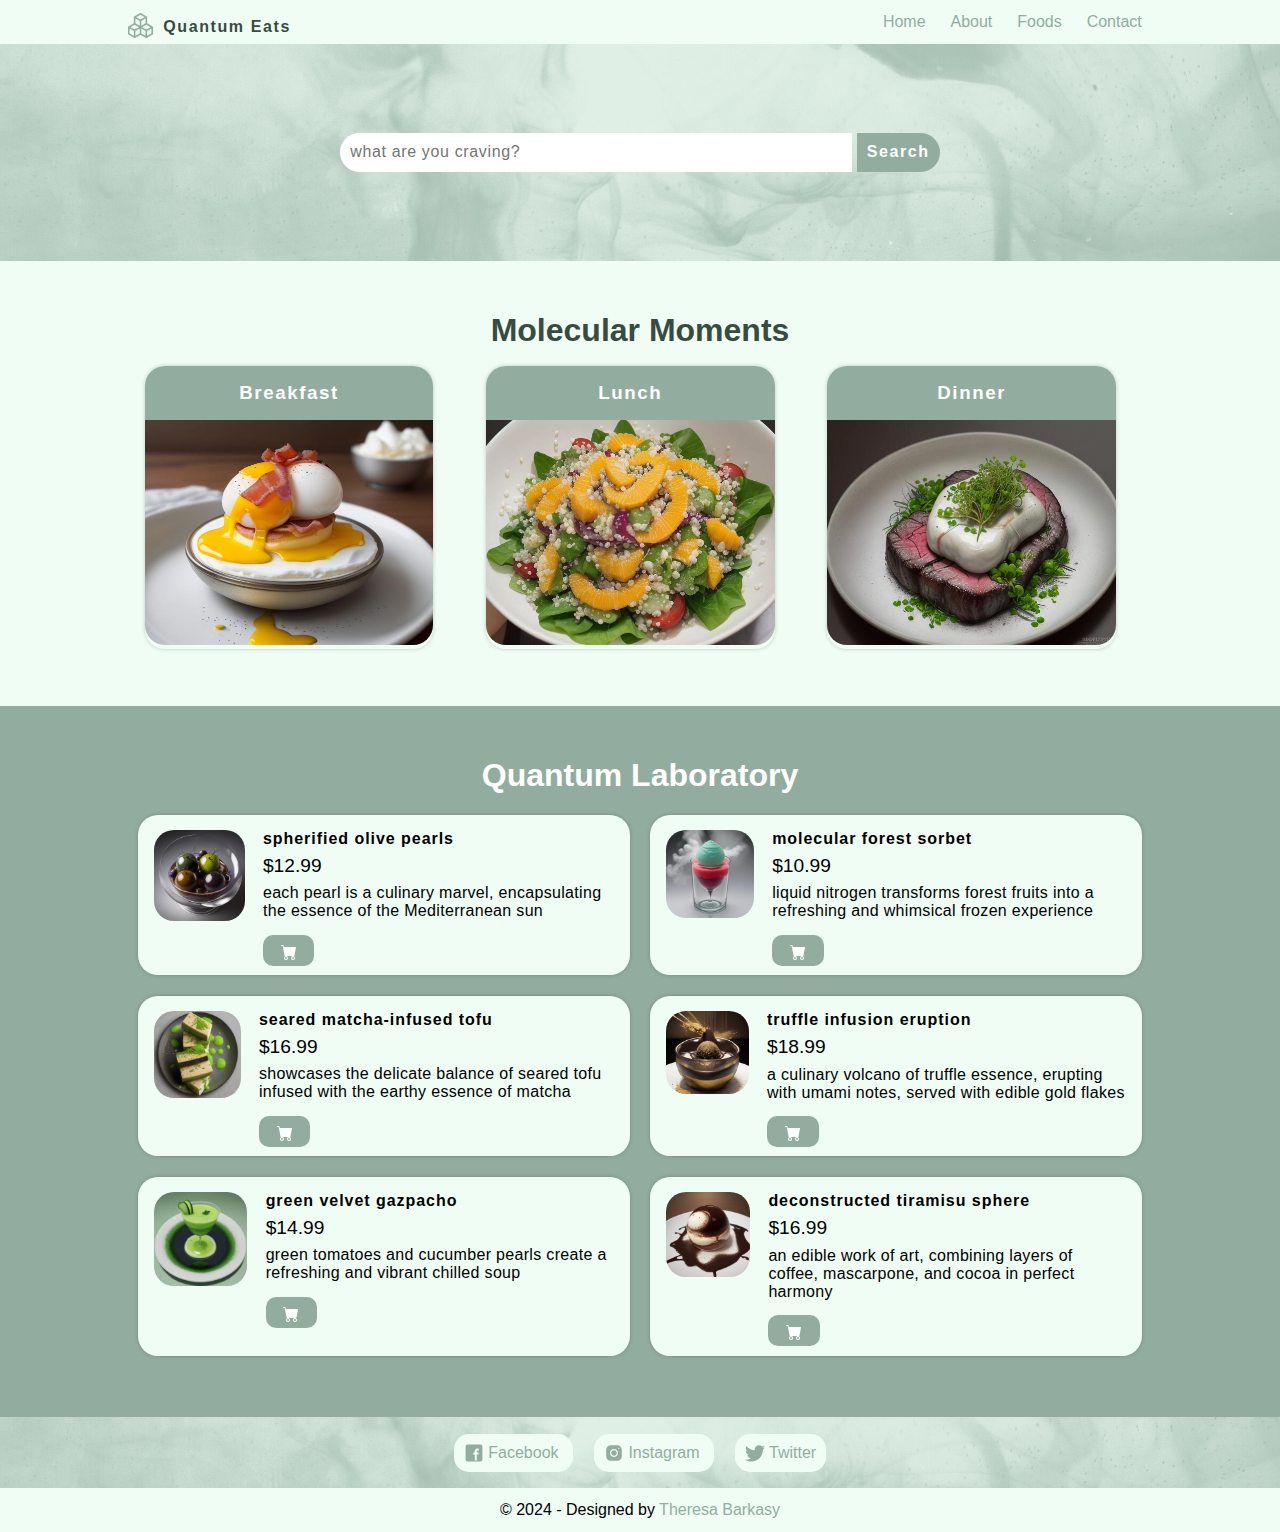
<file: index.html>
<!DOCTYPE html>
<html lang="en">
<head>
    <meta charset="UTF-8">
    <meta name="viewport" content="width=device-width, initial-scale=1.0">
    <link rel="icon" type="image/png" href="images/boxes.svg" alt="Quantum Eats logo"/>
    <title>Quantum Eats</title>
    <link rel="stylesheet" type="text/css" href="css/styles.css"/>
</head>
<body>
    <!-- Navbar Section Start -->
    <section class="navbar">
        <div class="container">
            <div class="logo">
                <img class="navbar-logo" src="images/boxes.svg" alt="Quantum Eats logo" />
                <a class="navbar-title" href="#">Quantum Eats</a>
            </div>
            <div class="nav-menu text-right">
                <ul>
                    <li>
                        <a href="#" class="linktext">Home</a>
                    </li>
                    <li>
                        <a href="#" class="linktext">About</a>
                    </li>
                    <li>
                        <a href="#" class="linktext">Foods</a>
                    </li>
                    <li>
                        <a href="#" class="linktext">Contact</a>
                    </li>
                </ul>
            </div>
        </div>
    </section>
    <!-- Navbar End -->
    <!--  Search Start -->
    <section class="search text-center">
        <div class="container">
            <form action="">
                <input type="search" name="search" id="search" placeholder="what are you craving?">
                <input type="submit" value="Search" class="search-button button-primary button" />
            </form>
        </div>
    </section>
    <!-- Search End -->
    <!-- Categories  Start -->
    <section class="categories">
        <div class="container">
            <h2 class="section-header text-center">Molecular Moments</h2>
            <div class="row blur">
                <a href="#" class="linkrow">
                    <div class="catcard shadow bigger">
                            <h3 class="card-title">Breakfast</h3>
                            <img src="images/molecular-benedict-spheres.jpg" alt="breakfast" class="img-responsive cat-img" />
                    </div>
                </a>
                <a href="#" class="linkrow" >
                    <div class="catcard shadow bigger">
                        <h3 class="card-title">Lunch</h3>
                        <img src="images/quinoa-fusion-salad-cloud.jpg" alt="lunch" class="img-responsive cat-img" />
                    </div>
                </a>
                <a href="#" class="linkrow" >
                    <div class="catcard shadow bigger">
                        <h3 class="card-title">Dinner</h3>
                        <img src="images/galactic-gourmet-steak.jpg" alt="dinner" class="img-responsive cat-img" />
                    </div>
                </a>
            </div>
        </div>
    </section>
    <!-- Categories End -->
    <!-- Menu Start -->
    <section class="menu">
        <div class="container">
            <h2 class="section-header menu-header text-center">Quantum Laboratory</h2>
            <div class="row">
                <div class="menucard shadow">
                    <div class="menu-img">
                        <img src="images/spherified-olive-pearls.jpg" alt="spherified olive pearls" class="img-rounded">
                    </div>
                    <div class="menucard-right">
                        <h4 class="menu-item">spherified olive pearls</h4>
                        <p class="menu-price">$12.99</p>
                        <p class="menu-description">each pearl is a culinary marvel, encapsulating the essence of the Mediterranean sun</p>
                        <br />
                        <a href="#" class="button button-primary menu-button linktext">
                            <svg xmlns="http://www.w3.org/2000/svg" width="16" height="16" fill="currentColor" class="bi bi-cart-fill" viewBox="0 0 16 16">
                                <path d="M0 1.5A.5.5 0 0 1 .5 1H2a.5.5 0 0 1 .485.379L2.89 3H14.5a.5.5 0 0 1 .491.592l-1.5 8A.5.5 0 0 1 13 12H4a.5.5 0 0 1-.491-.408L2.01 3.607 1.61 2H.5a.5.5 0 0 1-.5-.5M5 12a2 2 0 1 0 0 4 2 2 0 0 0 0-4m7 0a2 2 0 1 0 0 4 2 2 0 0 0 0-4m-7 1a1 1 0 1 1 0 2 1 1 0 0 1 0-2m7 0a1 1 0 1 1 0 2 1 1 0 0 1 0-2"/>
                              </svg>
                        </a>
                    </div>
                </div>
                <div class="menucard shadow">
                    <div class="menu-img">
                        <img src="images/molecular-forest-sorbet.jpg" alt="molecular forest sorbet" class="img-rounded">
                    </div>
                    <div class="menucard-right">
                        <h4 class="menu-item">molecular forest sorbet</h4>
                        <p class="menu-price">$10.99</p>
                        <p class="menu-description">liquid nitrogen transforms forest fruits into a refreshing and whimsical frozen experience</p>
                        <br />
                        <a href="#" class="button button-primary menu-button linktext">
                            <svg xmlns="http://www.w3.org/2000/svg" width="16" height="16" fill="currentColor" class="bi bi-cart-fill" viewBox="0 0 16 16">
                                <path d="M0 1.5A.5.5 0 0 1 .5 1H2a.5.5 0 0 1 .485.379L2.89 3H14.5a.5.5 0 0 1 .491.592l-1.5 8A.5.5 0 0 1 13 12H4a.5.5 0 0 1-.491-.408L2.01 3.607 1.61 2H.5a.5.5 0 0 1-.5-.5M5 12a2 2 0 1 0 0 4 2 2 0 0 0 0-4m7 0a2 2 0 1 0 0 4 2 2 0 0 0 0-4m-7 1a1 1 0 1 1 0 2 1 1 0 0 1 0-2m7 0a1 1 0 1 1 0 2 1 1 0 0 1 0-2"/>
                              </svg>
                        </a>
                    </div>
                </div>
            </div>
            <div class="row">
                <div class="menucard shadow">
                    <div class="menu-img">
                        <img src="images/seared-matcha-infused-tofu.jpg" alt="seared matcha-infused tofu" class="img-rounded">
                    </div>
                    <div class="menucard-right">
                        <h4 class="menu-item">seared matcha-infused tofu</h4>
                        <p class="menu-price">$16.99</p>
                        <p class="menu-description">showcases the delicate balance of seared tofu infused with the earthy essence of matcha</p>
                        <br />
                        <a href="#" class="button button-primary menu-button linktext">
                            <svg xmlns="http://www.w3.org/2000/svg" width="16" height="16" fill="currentColor" class="bi bi-cart-fill" viewBox="0 0 16 16">
                                <path d="M0 1.5A.5.5 0 0 1 .5 1H2a.5.5 0 0 1 .485.379L2.89 3H14.5a.5.5 0 0 1 .491.592l-1.5 8A.5.5 0 0 1 13 12H4a.5.5 0 0 1-.491-.408L2.01 3.607 1.61 2H.5a.5.5 0 0 1-.5-.5M5 12a2 2 0 1 0 0 4 2 2 0 0 0 0-4m7 0a2 2 0 1 0 0 4 2 2 0 0 0 0-4m-7 1a1 1 0 1 1 0 2 1 1 0 0 1 0-2m7 0a1 1 0 1 1 0 2 1 1 0 0 1 0-2"/>
                            </svg>
                        </a>
                    </div>
                </div>
                <div class="menucard shadow">
                    <div class="menu-img">
                        <img src="images/truffle-infusion-eruption.jpg" alt="truffle infusion eruption" class="img-rounded">
                    </div>
                    <div class="menucard-right">
                        <h4 class="menu-item">truffle infusion eruption</h4>
                        <p class="menu-price">$18.99</p>
                        <p class="menu-description">a culinary volcano of truffle essence, erupting with umami notes, served with edible gold flakes</p>
                        <br />
                        <a href="#" class="button button-primary menu-button linktext">
                            <svg xmlns="http://www.w3.org/2000/svg" width="16" height="16" fill="currentColor" class="bi bi-cart-fill" viewBox="0 0 16 16">
                                <path d="M0 1.5A.5.5 0 0 1 .5 1H2a.5.5 0 0 1 .485.379L2.89 3H14.5a.5.5 0 0 1 .491.592l-1.5 8A.5.5 0 0 1 13 12H4a.5.5 0 0 1-.491-.408L2.01 3.607 1.61 2H.5a.5.5 0 0 1-.5-.5M5 12a2 2 0 1 0 0 4 2 2 0 0 0 0-4m7 0a2 2 0 1 0 0 4 2 2 0 0 0 0-4m-7 1a1 1 0 1 1 0 2 1 1 0 0 1 0-2m7 0a1 1 0 1 1 0 2 1 1 0 0 1 0-2"/>
                            </svg>
                        </a>
                    </div>
                </div>
            </div>
            <div class="row">
                <div class="menucard shadow">
                    <div class="menu-img">
                        <img src="images/green-velvet-gazpacho.jpg" alt="green velvet gazpacho" class="img-rounded">
                    </div>
                    <div class="menucard-right">
                        <h4 class="menu-item">green velvet gazpacho</h4>
                        <p class="menu-price">$14.99</p>
                        <p class="menu-description">green tomatoes and cucumber pearls create a refreshing and vibrant chilled soup</p>
                        <br />
                        <a href="#" class="button button-primary menu-button linktext">
                            <svg xmlns="http://www.w3.org/2000/svg" width="16" height="16" fill="currentColor" class="bi bi-cart-fill" viewBox="0 0 16 16">
                                <path d="M0 1.5A.5.5 0 0 1 .5 1H2a.5.5 0 0 1 .485.379L2.89 3H14.5a.5.5 0 0 1 .491.592l-1.5 8A.5.5 0 0 1 13 12H4a.5.5 0 0 1-.491-.408L2.01 3.607 1.61 2H.5a.5.5 0 0 1-.5-.5M5 12a2 2 0 1 0 0 4 2 2 0 0 0 0-4m7 0a2 2 0 1 0 0 4 2 2 0 0 0 0-4m-7 1a1 1 0 1 1 0 2 1 1 0 0 1 0-2m7 0a1 1 0 1 1 0 2 1 1 0 0 1 0-2"/>
                            </svg>
                        </a>
                    </div>
                </div>
                <div class="menucard shadow">
                    <div class="menu-img">
                        <img src="images/deconstructed-tiramisu-sphere.jpg" alt="deconstructed tiramisu sphere" class="img-rounded">
                    </div>
                    <div class="menucard-right">
                        <h4 class="menu-item">deconstructed tiramisu sphere</h4>
                        <p class="menu-price">$16.99</p>
                        <p class="menu-description">an edible work of art, combining layers of coffee, mascarpone, and cocoa in perfect harmony</p>
                        <br />
                        <a href="#" class="button button-primary menu-button linktext">
                            <svg xmlns="http://www.w3.org/2000/svg" width="16" height="16" fill="currentColor" class="bi bi-cart-fill" viewBox="0 0 16 16">
                                <path d="M0 1.5A.5.5 0 0 1 .5 1H2a.5.5 0 0 1 .485.379L2.89 3H14.5a.5.5 0 0 1 .491.592l-1.5 8A.5.5 0 0 1 13 12H4a.5.5 0 0 1-.491-.408L2.01 3.607 1.61 2H.5a.5.5 0 0 1-.5-.5M5 12a2 2 0 1 0 0 4 2 2 0 0 0 0-4m7 0a2 2 0 1 0 0 4 2 2 0 0 0 0-4m-7 1a1 1 0 1 1 0 2 1 1 0 0 1 0-2m7 0a1 1 0 1 1 0 2 1 1 0 0 1 0-2"/>
                              </svg>
                        </a>
                    </div>
                </div>
            </div>
        </div>
    </section>
    <!-- Menu End -->
    <!-- Socials Start -->
    <section class="social-media">
        <div class="container text-center">
            <ul>
                <li>
                    <svg xmlns="http://www.w3.org/2000/svg" x="0px" y="0px" width="20" height="20" viewBox="0,0,256,256">
                        <g fill="#92ad9f" fill-rule="nonzero" stroke="none" stroke-width="1" stroke-linecap="butt" stroke-linejoin="miter" stroke-miterlimit="10" stroke-dasharray="" stroke-dashoffset="0" font-family="none" font-weight="none" font-size="none" text-anchor="none" style="mix-blend-mode: normal"><g transform="scale(5.12,5.12)"><path d="M41,4h-32c-2.76,0 -5,2.24 -5,5v32c0,2.76 2.24,5 5,5h32c2.76,0 5,-2.24 5,-5v-32c0,-2.76 -2.24,-5 -5,-5zM37,19h-2c-2.14,0 -3,0.5 -3,2v3h5l-1,5h-4v15h-5v-15h-4v-5h4v-3c0,-4 2,-7 6,-7c2.9,0 4,1 4,1z"></path></g></g>
                    </svg>                   
                    <a href="#" class="linktext">
                        Facebook
                    </a>
                </li>
                <li>
                    <svg xmlns="http://www.w3.org/2000/svg" x="0px" y="0px" width="20" height="20" viewBox="0,0,256,256">
                        <g fill="#92ad9f" fill-rule="nonzero" stroke="none" stroke-width="1" stroke-linecap="butt" stroke-linejoin="miter" stroke-miterlimit="10" stroke-dasharray="" stroke-dashoffset="0" font-family="none" font-weight="none" font-size="none" text-anchor="none" style="mix-blend-mode: normal"><g transform="scale(4,4)"><path d="M21.58008,7c-8.039,0 -14.58008,6.54494 -14.58008,14.58594v20.83203c0,8.04 6.54494,14.58203 14.58594,14.58203h20.83203c8.04,0 14.58203,-6.54494 14.58203,-14.58594v-20.83398c0,-8.039 -6.54494,-14.58008 -14.58594,-14.58008zM47,15c1.104,0 2,0.896 2,2c0,1.104 -0.896,2 -2,2c-1.104,0 -2,-0.896 -2,-2c0,-1.104 0.896,-2 2,-2zM32,19c7.17,0 13,5.83 13,13c0,7.17 -5.831,13 -13,13c-7.17,0 -13,-5.831 -13,-13c0,-7.169 5.83,-13 13,-13zM32,23c-4.971,0 -9,4.029 -9,9c0,4.971 4.029,9 9,9c4.971,0 9,-4.029 9,-9c0,-4.971 -4.029,-9 -9,-9z"></path></g></g>
                        </svg>
                    <a href="#" class="linktext">
                        Instagram
                    </a>
                </li>
                <li>
                    <svg xmlns="http://www.w3.org/2000/svg" x="0px" y="0px" width="20" height="20" viewBox="0,0,256,256">
                        <g fill="#92ad9f" fill-rule="nonzero" stroke="none" stroke-width="1" stroke-linecap="butt" stroke-linejoin="miter" stroke-miterlimit="10" stroke-dasharray="" stroke-dashoffset="0" font-family="none" font-weight="none" font-size="none" text-anchor="none" style="mix-blend-mode: normal"><g transform="scale(5.12,5.12)"><path d="M50.0625,10.4375c-1.84766,0.82031 -3.82812,1.37109 -5.91016,1.62109c2.125,-1.27344 3.75781,-3.28906 4.52344,-5.6875c-1.98437,1.17578 -4.19141,2.03125 -6.53125,2.49219c-1.875,-2 -4.54687,-3.24609 -7.50391,-3.24609c-5.67969,0 -10.28516,4.60156 -10.28516,10.28125c0,0.80469 0.09375,1.58984 0.26953,2.34375c-8.54687,-0.42969 -16.12109,-4.52344 -21.19531,-10.74609c-0.88672,1.52344 -1.39062,3.28906 -1.39062,5.17187c0,3.56641 1.8125,6.71484 4.57422,8.5625c-1.6875,-0.05469 -3.27344,-0.51953 -4.66016,-1.28906c0,0.04297 0,0.08594 0,0.12891c0,4.98438 3.54688,9.13672 8.24609,10.08594c-0.85937,0.23438 -1.76953,0.35938 -2.70703,0.35938c-0.66406,0 -1.30859,-0.0625 -1.9375,-0.1875c1.3125,4.08203 5.10938,7.0625 9.60547,7.14453c-3.51562,2.75781 -7.94922,4.39844 -12.76953,4.39844c-0.83203,0 -1.64844,-0.04687 -2.44922,-0.14453c4.54687,2.92188 9.95312,4.62109 15.76172,4.62109c18.91406,0 29.25781,-15.66797 29.25781,-29.25391c0,-0.44531 -0.01172,-0.89453 -0.02734,-1.33203c2.00781,-1.44922 3.75,-3.26172 5.12891,-5.32422z"></path></g></g>
                        </svg>
                    <a href="#" class="linktext">
                        Twitter
                    </a>
                </li>
            </ul>
        </div>
    </section>
    <!-- Socials End -->
    <!-- Footer Start -->
    <section class="footer">
        <div class="container">
            <p class="text-center"> © 2024 - Designed by <a href="https://www.linkedin.com/in/theresa-barkasy/">Theresa Barkasy</a></p>
        </div>
    </section>
    <!-- Footer End -->
</body>
</html>
</file>
<file: css/styles.css>
/* 
    Author: Theresa Barkasy;
    Theme: Restaurant Web Application;
    Version: 1.0;

*/
/* All CSS */
* {
    margin: 0 0;
    padding: 0 0;
    font-family: Arial, Helvetica, sans-serif;
}
h2 {
    margin-bottom: 1%;
}
@media(max-width:1023px)
{
    h3 {
    font-size: 3vw;
 }
}
.container {
    width: 80%;
    height: 100%;
    margin: 0 auto;
    padding: 1%;
}
.section-header {
    color: #384B41;
    font-size: 2rem;
}
.text-right {
    text-align: right;
}
.text-center {
    text-align: center;
}
a {
    color: #92AD9F;
    text-decoration: none;
}
a .linktext {
    font-weight: bold;
    letter-spacing: .1rem;
}
a:hover {
    color: #618484;
}
.button {
    padding: 1%;
    border: none;
    font-size: 1rem;
    border-radius: 20px;
}
.button-primary {
    color: white;
    font-weight: bold;
    letter-spacing: .1rem;
    background-color: #92AD9F;
}
.button-primary:hover {
    background-color: #618484;
}
.button-primary:active {
    background-color: #567777;
}
.button:hover {
    cursor: pointer;
}
img { 
    width: 100%;
    height: auto;
    object-fit: cover;
}
.img-responsive {
    width: 100%;
}
.img-rounded {
    border-radius: 20px;
}
.shadow {
    box-shadow: 0 0 .25rem rgba(0, 0, 0, 0.2);
    transition: 0.4s ease;
}
.shadow:hover {
    box-shadow: 0 0 .5rem rgba(0, 0, 0, 0.4), 0 0 .75rem rgba(0, 0, 0, 0.4), 0 0 1rem rgba(0, 0, 0, 0.4);
}
/* CSS Not In Use, but to be applied to catcard, it's just not working on mobile */
/* .bigger {
    transition: 0.4s ease;
}
.bigger:hover {
    transform: scale(1.01);
} */
/* Navbar CSS */
.navbar {
    vertical-align: center;
    background: #EFFDF5;
}
.logo {
    width: 50%;
    display: flex;
    float: left;
    padding-bottom: 1%;
    /* vertical-align: top; */
}
.navbar-title {
    padding: 1%;
    color: #384B41;
    font-weight: bolder;
    letter-spacing: .1rem;
}
.navbar-logo {
    padding-right: 1%;
    padding-bottom: 1%;
    width: 25px;
    height: 25px;
    display: flex;
}
.nav-menu ul {
    list-style-type: none;
}
.nav-menu ul li {
    display: inline;
    padding: 1%;
}
.row {
    display: flex;
}
/* Search CSS */
.search {
    background-image: url(../images/search-background.png);
    padding: 6% 0;
    background-size: cover;
    background-repeat: no-repeat;
    background-position: center;
}
.search-button {
    border-radius: 0 20px 20px 0;
}
.search input[type="search"]{
    width: 50%;
    padding: 1%;
    font-size: 1rem;
    border: none;
    border-radius: 20px 0 0 20px;
    letter-spacing: .04rem;
}
/* Categories CSS */
.categories {
    padding: 3% 0;
    background-color: #EFFDF5;
}
.linkrow {
    flex: auto;
    margin: 0 1%;
}
.catcard {
    width: 90%;
    margin: 2%;
    /* max-height: 390px; */
    border-radius: 20px 20px 20px 20px;
}
.card-title {
    background-color: #92AD9F;
    color: white;
    padding: 1rem;
    border-radius: 20px 20px 0 0;
    font-weight: bolder;
    letter-spacing: .1rem;
    text-align: center;
}
.cat-img {
    border-radius: 0 0 20px 20px;
    object-fit: cover;
}
/* Menu CSS */
.menu {
    background-color: #92AD9F;
    padding: 3% 0;
}
.menu-header {
    color: white;
}
.menucard {
    /* border: 1px solid #384B41; */
    width: 45%;
    margin: 1%;
    padding: 1.5%;
    background: #EFFDF5;
    border-radius: 20px;
    display: flex;
}
.menu-button {
    padding: 2% 5%;
    border-radius: 10px;
}
.menu-button svg {
    vertical-align: bottom;
} 
.menu-button:hover {
    color: white;
}
.menu-img {
    width: 35%; 
}

.menu-img img {
    object-fit: cover;
}
.menucard-right {
    /* width: 60%; */
    padding-left: 4%;
}
.menu-item {
    letter-spacing: .06rem;
    font-weight: bolder;
}
.menu-price {
    font-size: 1.2rem;
    margin: 2% 0;
}
.menu-description {
    letter-spacing: .02rem;
    padding-bottom: 1%;
}
/* Socials CSS */
.social-media {
    background-image: url(../images/search-background.png);
    padding: 1% 0;
    background-size: cover;
    background-repeat: no-repeat;
    background-position: center;
}
.social-media ul {
    list-style-type: none;
}
.social-media ul li {
    display: inline;
    padding: 1%;
    margin: 0 1%;
    background: #EFFDF5;
    border-radius: 15px;
}
.social-media ul li svg {
    vertical-align: bottom;
}
/* Footer CSS */
.footer {
    background: #EFFDF5;
}
/* CSS for Mobile or Small Screen */
@media only screen and (max-width: 768px) {
    .logo {
        width: 50%;
        float: none;
        margin: 0 auto;
        display: flex;
        text-align: center;
    }
    .nav-menu {
        text-align: center;
    }
    .search input[type="search"]{
        width: 50%;
        padding: 1.8%;
        padding-left: 4%;
        font-size: .75rem;
        border: none;
        border-radius: 20px 0 0 20px;
        /* letter-spacing: .04rem; */
    }
    .categories .container {
        width: 95%;
    }
    h2 {
        font-size: x-large !important;
    }
    .menu .container {
        width: 90%;
    }
    .menucard {
        display: inline;
        text-align: center; 
        padding-bottom: 1rem;
    }
    .menu-img {
        width: 95%;
        margin: .2rem auto;
    }
    .menu-item {
        font-size: large;
        min-height: 4rem;
    }
    .menu-price {
        padding-top: .1rem;
    }
    .menu-description {
        /* font-size: small; */
        display: none;;
    }
    .menu-button {
        padding: 0.5rem 3.5rem;
    }
}
/* Testing CSS */
/* div {
    border: 1px solid red;
}
img {
    border: 1px solid blue;
} */
</file>
